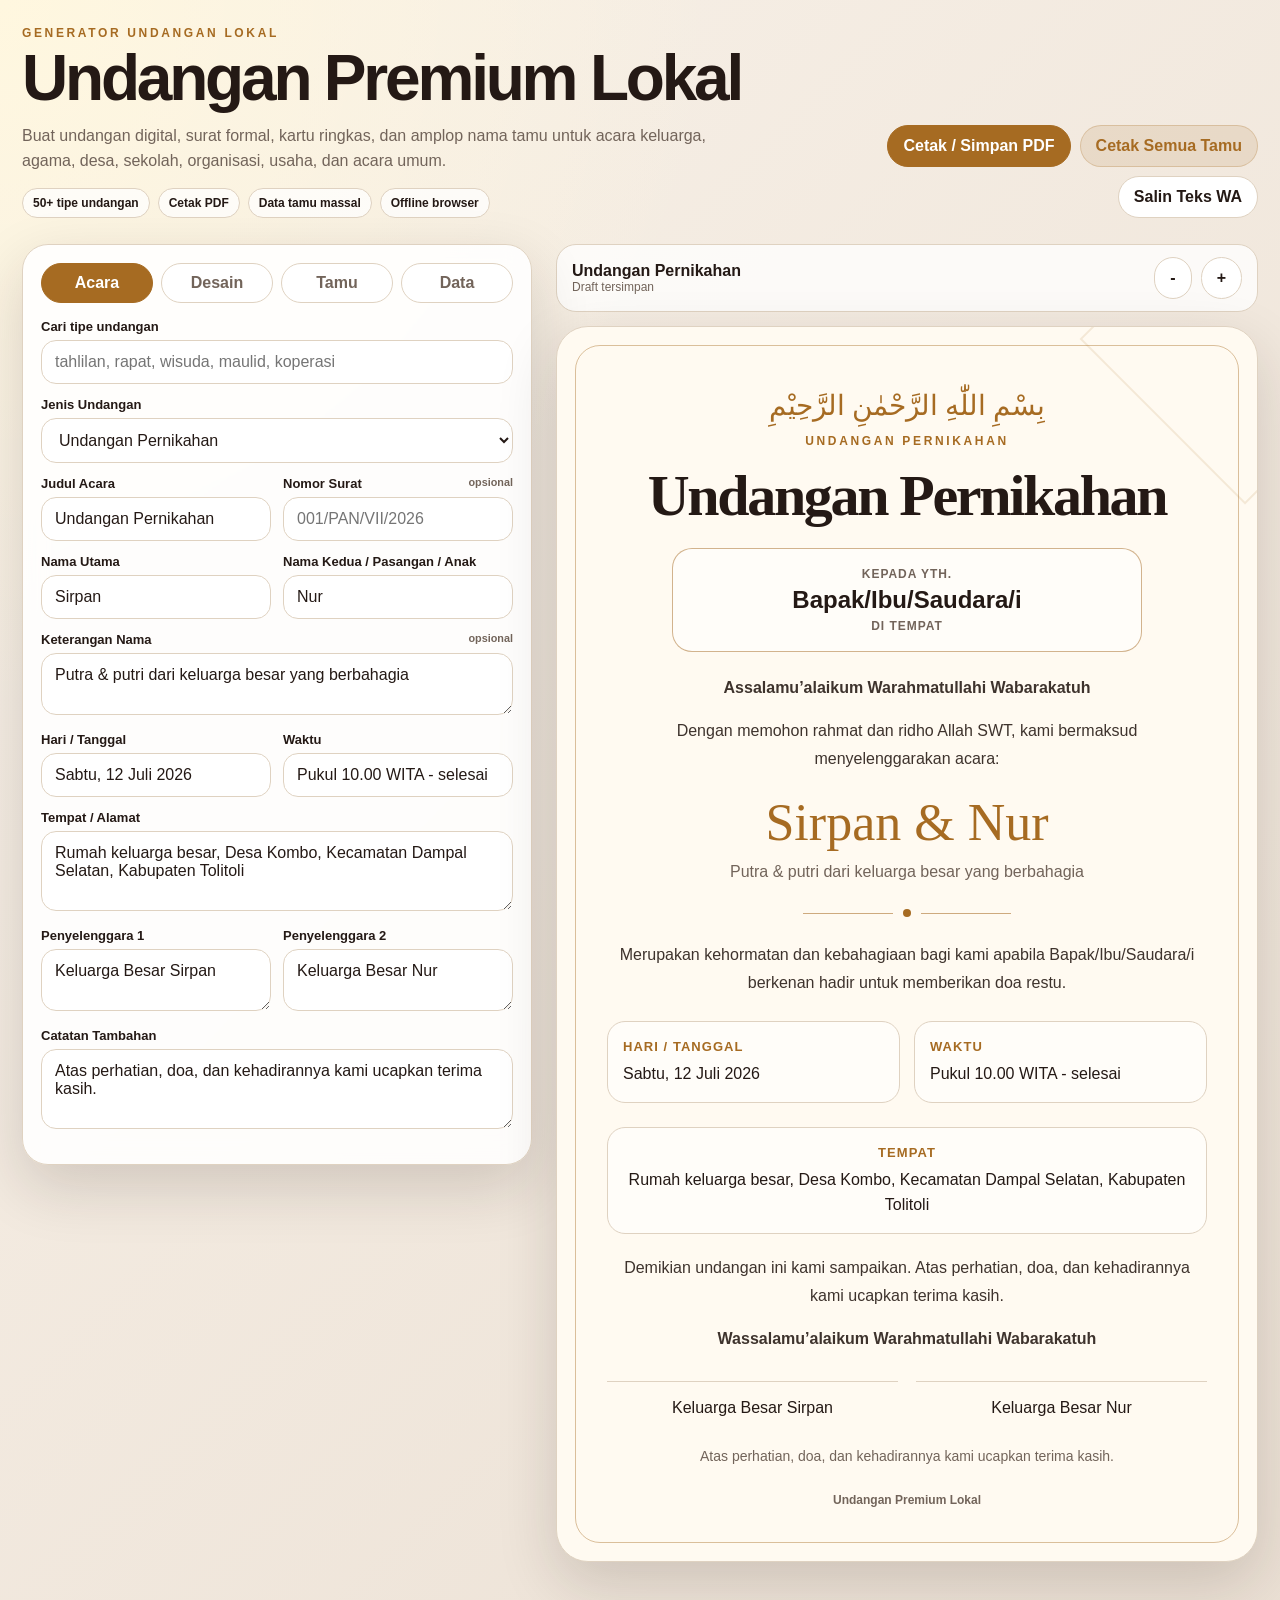
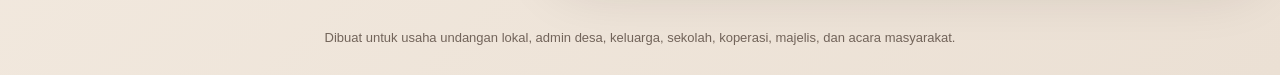
<file: index.html>
<!doctype html>
<html lang="id">
<head>
  <meta charset="utf-8" />
  <meta name="viewport" content="width=device-width, initial-scale=1" />
  <meta name="theme-color" content="#9b6b2f" />
  <title>Undangan Premium Lokal</title>
  <style>
    :root{--bg:#f4ede3;--paper:#fffaf1;--text:#241915;--muted:#72645a;--line:#dfd2c1;--accent:#a66b22;--soft:rgba(166,107,34,.12);--danger:#a73838;--shadow:0 22px 60px rgba(36,25,21,.16)}
    *{box-sizing:border-box}body{margin:0;font-family:Arial,Helvetica,sans-serif;color:var(--text);background:radial-gradient(circle at top left,#fff7df,transparent 34%),linear-gradient(135deg,#f8f1e8,#ebe0d4);min-height:100vh}button,input,select,textarea{font:inherit}.no-print{} .top{max-width:1320px;margin:auto;padding:26px 22px;display:flex;justify-content:space-between;gap:24px;align-items:flex-end}.eyebrow{margin:0 0 8px;color:var(--accent);font-weight:900;font-size:12px;text-transform:uppercase;letter-spacing:.22em}.top h1{margin:0;font-size:clamp(34px,5vw,64px);line-height:.95;letter-spacing:-.05em}.lead{max-width:760px;margin:14px 0 0;color:var(--muted);line-height:1.6}.badges{display:flex;gap:8px;flex-wrap:wrap;margin-top:14px}.badges span{border:1px solid var(--line);background:rgba(255,255,255,.75);border-radius:99px;padding:7px 10px;font-size:12px;font-weight:800}.actions{display:flex;gap:9px;flex-wrap:wrap;justify-content:flex-end}.app{max-width:1320px;margin:0 auto;padding:0 22px 26px;display:grid;grid-template-columns:minmax(340px,510px) 1fr;gap:24px}.panel{position:sticky;top:16px;align-self:start;background:rgba(255,255,255,.88);border:1px solid var(--line);border-radius:26px;box-shadow:var(--shadow);padding:18px;backdrop-filter:blur(12px)}.tabs{display:grid;grid-template-columns:repeat(4,1fr);gap:8px;margin-bottom:16px}.tab{border:1px solid var(--line);background:#fff;border-radius:999px;padding:10px 8px;color:var(--muted);font-weight:900;cursor:pointer}.tab.active{background:var(--accent);color:#fff;border-color:var(--accent)}.page{display:none}.page.active{display:block}.grid2{display:grid;grid-template-columns:1fr 1fr;gap:12px}.field{margin-bottom:13px}.field label{display:flex;justify-content:space-between;gap:8px;margin-bottom:6px;font-size:13px;font-weight:900}.field label small{color:var(--muted);font-weight:700}input,select,textarea{width:100%;border:1px solid var(--line);background:#fff;border-radius:15px;padding:12px 13px;color:var(--text);outline:none}textarea{resize:vertical}input:focus,select:focus,textarea:focus{border-color:var(--accent);box-shadow:0 0 0 4px var(--soft)}.btn{border:1px solid var(--line);background:#fff;border-radius:999px;padding:11px 15px;font-weight:900;color:var(--text);cursor:pointer;display:inline-flex;align-items:center;justify-content:center;gap:6px}.btn:hover{transform:translateY(-1px);box-shadow:0 10px 22px rgba(0,0,0,.08)}.primary{background:var(--accent);border-color:var(--accent);color:#fff}.soft{background:var(--soft);border-color:rgba(166,107,34,.25);color:var(--accent)}.danger{background:rgba(167,56,56,.08);border-color:rgba(167,56,56,.25);color:var(--danger)}.file input{display:none}.wide{width:100%}.button-grid{display:grid;grid-template-columns:1fr 1fr;gap:9px}.hint{margin:8px 0 0;color:var(--muted);font-size:13px;line-height:1.5}.previewbar{background:rgba(255,255,255,.78);border:1px solid var(--line);border-radius:20px;padding:12px 15px;margin-bottom:14px;display:flex;justify-content:space-between;gap:10px;align-items:center}.previewbar span{display:block;color:var(--muted);font-size:12px}.paper{--zoom:1;transform:scale(var(--zoom));transform-origin:top center;width:min(100%,760px);min-height:980px;margin:0 auto 34px;padding:54px 50px;background:var(--paper);border:1px solid var(--line);border-radius:32px;box-shadow:var(--shadow);position:relative;overflow:hidden}.paper:before{content:"";position:absolute;inset:18px;border:1px solid rgba(166,107,34,.42);border-radius:25px;pointer-events:none}.paper:after{content:"";position:absolute;width:230px;height:230px;border:2px solid var(--accent);opacity:.13;right:-105px;top:-105px;transform:rotate(45deg)}.invite{position:relative;z-index:1;text-align:center}.bismillah{font-family:Georgia,serif;font-size:28px;margin:8px 0 12px;color:var(--accent)}.type{font-size:12px;text-transform:uppercase;letter-spacing:.22em;font-weight:900;color:var(--accent);margin:0 0 18px}.title{font-family:Georgia,'Times New Roman',serif;font-size:clamp(34px,6vw,58px);line-height:1.04;margin:0 0 18px;letter-spacing:-.04em}.guest{max-width:470px;margin:22px auto;padding:18px 20px;border:1px solid rgba(166,107,34,.5);border-radius:20px;background:rgba(255,255,255,.6)}.guest small{display:block;color:var(--muted);font-weight:900;text-transform:uppercase;letter-spacing:.08em;font-size:12px}.guest b{display:block;font-size:24px;margin:5px 0}.names{font-family:Georgia,'Times New Roman',serif;font-size:clamp(34px,5vw,52px);line-height:1.08;color:var(--accent);margin:22px 0 8px}.desc{white-space:pre-line;color:var(--muted);line-height:1.6;margin:0 auto 22px;max-width:560px}.p{font-size:16px;line-height:1.75;margin:15px auto;max-width:620px;color:#3e332d}.divider{display:flex;align-items:center;justify-content:center;gap:10px;margin:24px 0}.divider:before,.divider:after{content:"";width:90px;height:1px;background:var(--accent);opacity:.55}.divider span{width:8px;height:8px;background:var(--accent);border-radius:50%}.info{display:grid;grid-template-columns:1fr 1fr;gap:14px;max-width:620px;margin:24px auto;text-align:left}.box{background:rgba(255,255,255,.62);border:1px solid var(--line);border-radius:18px;padding:15px;line-height:1.55}.box strong{display:block;color:var(--accent);font-size:13px;text-transform:uppercase;letter-spacing:.08em;margin-bottom:5px}.location{max-width:620px;margin:0 auto 20px;text-align:center}.families{display:grid;grid-template-columns:1fr 1fr;gap:18px;max-width:620px;margin:28px auto 0}.family{border-top:1px solid var(--line);padding-top:14px;white-space:pre-line;line-height:1.55}.note{font-size:14px;color:var(--muted);line-height:1.6;max-width:590px;margin:24px auto 0}.links{display:flex;gap:10px;justify-content:center;flex-wrap:wrap;margin-top:20px}.links a{border:1px solid var(--accent);border-radius:999px;color:var(--accent);text-decoration:none;padding:9px 13px;font-size:13px;font-weight:900}.brand{margin-top:26px;color:var(--muted);font-size:12px;font-weight:800}.formal{border-radius:8px;text-align:left;background:#fff}.formal .invite{text-align:left}.formal .bismillah,.formal .type,.formal .title{text-align:center}.formal .title{font-size:30px;text-decoration:underline}.formal .guest{margin-left:0;max-width:none;border-style:dashed}.formal .p,.formal .info,.formal .location,.formal .families{max-width:none}.simple{min-height:auto;padding:38px}.simple .title{font-size:36px}.simple .brand{display:none}.amplop{width:min(100%,900px);min-height:430px;background:#fff;border-radius:12px;display:flex;align-items:center;justify-content:center}.amplop .bismillah,.amplop .type,.amplop .title,.amplop .p,.amplop .names,.amplop .desc,.amplop .divider,.amplop .info,.amplop .location,.amplop .families,.amplop .note,.amplop .links,.amplop .brand{display:none}.amplop .guest{margin-left:auto;margin-right:0;max-width:540px;border:none;background:transparent;text-align:left}.amplop .guest b{font-size:35px}.a4{width:794px;min-height:1123px}.a5{width:560px;min-height:794px}.pa{width:900px;min-height:420px}.theme-emerald{--accent:#13795b;--paper:#f3fff9}.theme-maroon{--accent:#8f2539;--paper:#fff5f6}.theme-royal{--accent:#225a9b;--paper:#f4f9ff}.theme-dusk{--accent:#6b3fa0;--paper:#fbf7ff}.theme-mono{--accent:#111;--paper:#fff}.theme-floral{--accent:#b04b78;--paper:#fff7fb}.theme-ocean{--accent:#0b7285;--paper:#f1fdff}.stack{display:none}.footer{text-align:center;color:var(--muted);font-size:13px;padding:8px 22px 30px}@media(max-width:990px){.top{flex-direction:column;align-items:flex-start}.actions{justify-content:flex-start}.app{grid-template-columns:1fr}.panel{position:relative;top:auto}.grid2,.info,.families{grid-template-columns:1fr}.paper{width:100%;padding:36px 24px}.tabs{grid-template-columns:repeat(2,1fr)}}@media(max-width:560px){.top,.app{padding-left:14px;padding-right:14px}.panel{padding:14px;border-radius:18px}.button-grid{grid-template-columns:1fr}.actions,.actions .btn{width:100%}.paper{border-radius:18px}.previewbar{align-items:flex-start;flex-direction:column}.btn{width:100%}}@media print{.no-print,.top,.panel,.previewbar,.footer{display:none!important}body{background:#fff}.app{display:block;max-width:none;margin:0;padding:0}.paper{transform:none!important;margin:0 auto;border:none;box-shadow:none;border-radius:0;page-break-after:always;width:auto;min-height:auto}.paper:before,.paper:after{display:none}.digital{width:100%;min-height:100vh}.a4{width:210mm;min-height:297mm}.a5{width:148mm;min-height:210mm}.pa{width:220mm;min-height:110mm}.stack{display:block}.printing-all>#card{display:none!important}@page{margin:10mm}}
  </style>
</head>
<body>
  <header class="top no-print">
    <div>
      <p class="eyebrow">Generator Undangan Lokal</p>
      <h1>Undangan Premium Lokal</h1>
      <p class="lead">Buat undangan digital, surat formal, kartu ringkas, dan amplop nama tamu untuk acara keluarga, agama, desa, sekolah, organisasi, usaha, dan acara umum.</p>
      <div class="badges"><span>50+ tipe undangan</span><span>Cetak PDF</span><span>Data tamu massal</span><span>Offline browser</span></div>
    </div>
    <div class="actions"><button id="printOne" class="btn primary">Cetak / Simpan PDF</button><button id="printAll" class="btn soft">Cetak Semua Tamu</button><button id="copyWa" class="btn">Salin Teks WA</button></div>
  </header>

  <main class="app">
    <aside class="panel no-print">
      <nav class="tabs"><button class="tab active" data-tab="acara">Acara</button><button class="tab" data-tab="desain">Desain</button><button class="tab" data-tab="tamu">Tamu</button><button class="tab" data-tab="data">Data</button></nav>
      <section id="acara" class="page active">
        <div class="field"><label>Cari tipe undangan</label><input id="search" type="search" placeholder="tahlilan, rapat, wisuda, maulid, koperasi" /></div>
        <div class="field"><label>Jenis Undangan</label><select id="type"></select></div>
        <div class="grid2"><div class="field"><label>Judul Acara</label><input id="title" /></div><div class="field"><label>Nomor Surat <small>opsional</small></label><input id="number" placeholder="001/PAN/VII/2026" /></div></div>
        <div class="grid2"><div class="field"><label>Nama Utama</label><input id="name1" placeholder="Sirpan" /></div><div class="field"><label>Nama Kedua / Pasangan / Anak</label><input id="name2" placeholder="Nur" /></div></div>
        <div class="field"><label>Keterangan Nama <small>opsional</small></label><textarea id="nameDesc" rows="2" placeholder="Putra dari ... / Putri dari ..."></textarea></div>
        <div class="grid2"><div class="field"><label>Hari / Tanggal</label><input id="date" placeholder="Sabtu, 12 Juli 2026" /></div><div class="field"><label>Waktu</label><input id="time" placeholder="Pukul 10.00 WITA - selesai" /></div></div>
        <div class="field"><label>Tempat / Alamat</label><textarea id="place" rows="3" placeholder="Rumah keluarga besar, Desa Kombo..."></textarea></div>
        <div class="grid2"><div class="field"><label>Penyelenggara 1</label><textarea id="host1" rows="2"></textarea></div><div class="field"><label>Penyelenggara 2</label><textarea id="host2" rows="2"></textarea></div></div>
        <div class="field"><label>Catatan Tambahan</label><textarea id="note" rows="3" placeholder="Mohon maaf apabila ada kesalahan penulisan nama dan gelar."></textarea></div>
      </section>
      <section id="desain" class="page">
        <div class="grid2"><div class="field"><label>Tema Warna</label><select id="theme"><option value="gold">Emas Elegan</option><option value="emerald">Hijau Islami</option><option value="maroon">Maroon Adat</option><option value="royal">Biru Formal</option><option value="dusk">Ungu Senja</option><option value="mono">Hitam Putih</option><option value="floral">Floral Lembut</option><option value="ocean">Biru Laut</option></select></div><div class="field"><label>Model</label><select id="layout"><option value="premium">Undangan Premium</option><option value="formal">Surat Formal</option><option value="simple">Kartu Ringkas</option><option value="amplop">Amplop Nama Tamu</option></select></div></div>
        <div class="grid2"><div class="field"><label>Ukuran Cetak</label><select id="paper"><option value="digital">Digital / HP</option><option value="a4">A4</option><option value="a5">A5</option><option value="pa">Amplop</option></select></div><div class="field"><label>Brand Footer</label><input id="brand" value="Undangan Premium Lokal" /></div></div>
        <div class="field"><label>Kalimat Pembuka</label><textarea id="open" rows="3"></textarea></div>
        <div class="field"><label>Isi Undangan</label><textarea id="bodyText" rows="4"></textarea></div>
        <div class="field"><label>Kalimat Penutup</label><textarea id="close" rows="3"></textarea></div>
      </section>
      <section id="tamu" class="page">
        <div class="field"><label>Nama Tamu Saat Ini</label><input id="guest" placeholder="Bapak/Ibu/Saudara/i" /></div>
        <div class="field"><label>Daftar Nama Tamu <small>satu nama per baris</small></label><textarea id="guestList" rows="9" placeholder="Bapak Kepala Desa Kombo&#10;Bapak/Ibu Ketua RT&#10;Saudara/i Keluarga Besar"></textarea></div>
        <div class="actions"><button id="prevGuest" class="btn">Sebelumnya</button><button id="nextGuest" class="btn">Berikutnya</button><button id="useGuest" class="btn soft">Pakai Tamu</button></div><p id="guestCount" class="hint">0 tamu</p>
      </section>
      <section id="data" class="page">
        <div class="grid2"><div class="field"><label>Nomor WhatsApp</label><input id="wa" placeholder="62812xxxx" /></div><div class="field"><label>Link Google Maps</label><input id="maps" placeholder="https://maps.google.com/..." /></div></div>
        <div class="button-grid"><button id="save" class="btn primary">Simpan Draft</button><button id="sample" class="btn soft">Isi Contoh</button><button id="download" class="btn">Download JSON</button><button id="downloadHtml" class="btn">Download HTML</button><label class="btn file">Import JSON<input id="import" type="file" accept="application/json"></label><button id="reset" class="btn danger">Reset</button></div>
        <p class="hint">Data tersimpan di browser perangkat ini. Tidak masuk ke server dan bisa dipakai offline setelah halaman terbuka.</p>
      </section>
    </aside>

    <section>
      <div class="previewbar no-print"><div><strong id="activeLabel">Preview</strong><span id="status">Draft otomatis aktif</span></div><div class="actions"><button id="zoomOut" class="btn">-</button><button id="zoomIn" class="btn">+</button></div></div>
      <article id="card" class="paper"><div id="preview"></div></article>
      <section id="stack" class="stack"></section>
    </section>
  </main>
  <footer class="footer no-print">Dibuat untuk usaha undangan lokal, admin desa, keluarga, sekolah, koperasi, majelis, dan acara masyarakat.</footer>

  <script>
    const templates=[
      ['Keluarga','pernikahan','Undangan Pernikahan'],['Keluarga','akad','Undangan Akad Nikah'],['Keluarga','resepsi','Undangan Resepsi'],['Keluarga','lamaran','Undangan Lamaran'],['Keluarga','khitanan','Undangan Khitanan'],['Keluarga','aqiqah','Undangan Aqiqah'],['Keluarga','ulang-tahun','Undangan Ulang Tahun'],['Keluarga','syukuran-rumah','Syukuran Rumah Baru'],['Keluarga','wisuda','Syukuran Wisuda / Kelulusan'],['Keluarga','hajatan','Undangan Hajatan Keluarga'],['Keluarga','pertemuan-keluarga','Pertemuan Keluarga'],['Keluarga','doa-keselamatan','Doa Keselamatan'],
      ['Keagamaan','tahlilan','Undangan Tahlilan'],['Keagamaan','yasinan','Undangan Yasinan'],['Keagamaan','doa-kematian','Doa Kematian'],['Keagamaan','doa-7-hari','Doa 7 Hari'],['Keagamaan','doa-40-hari','Doa 40 Hari'],['Keagamaan','doa-100-hari','Doa 100 Hari'],['Keagamaan','doa-1000-hari','Doa 1000 Hari'],['Keagamaan','maulid','Maulid Nabi'],['Keagamaan','isra-miraj','Isra Mi\'raj'],['Keagamaan','halal-bihalal','Halal Bihalal'],['Keagamaan','buka-puasa','Buka Puasa Bersama'],['Keagamaan','majelis-taklim','Majelis Taklim'],['Keagamaan','pengajian','Pengajian Umum'],['Keagamaan','khatam-quran','Khatam Al-Qur’an'],
      ['Desa','rapat-desa','Rapat Desa'],['Desa','musyawarah-desa','Musyawarah Desa'],['Desa','rapat-rt-rw','Rapat RT/RW'],['Desa','gotong-royong','Gotong Royong'],['Desa','posyandu','Posyandu'],['Desa','sosialisasi','Sosialisasi Desa'],['Desa','panen-raya','Panen Raya'],['Desa','lomba-17','Lomba 17 Agustus'],['Desa','peresmian','Peresmian'],
      ['Organisasi','rapat-koperasi','Rapat Koperasi'],['Organisasi','musyawarah-koperasi','Musyawarah Koperasi'],['Organisasi','karang-taruna','Karang Taruna'],['Organisasi','arisan','Arisan'],['Organisasi','reuni','Reuni'],
      ['Sekolah','rapat-sekolah','Rapat Sekolah'],['Sekolah','komite-sekolah','Rapat Komite Sekolah'],['Sekolah','perpisahan-sekolah','Perpisahan Sekolah'],['Sekolah','pengambilan-rapor','Pengambilan Rapor'],
      ['Usaha','pembukaan-usaha','Pembukaan Usaha'],['Usaha','launching-produk','Launching Produk'],['Usaha','pelatihan','Pelatihan / Workshop'],['Usaha','seminar','Seminar'],['Umum','olahraga','Pertandingan Olahraga'],['Umum','hiburan-rakyat','Hiburan Rakyat'],['Umum','umum','Undangan Umum']
    ].map(x=>({group:x[0],id:x[1],label:x[2],title:x[2]}));
    const $=id=>document.getElementById(id),ids=['type','title','number','name1','name2','nameDesc','date','time','place','host1','host2','note','theme','layout','paper','brand','open','bodyText','close','guest','guestList','wa','maps'];let zoom=1,guestIndex=0,filtered=[...templates];
    const esc=s=>String(s||'').replaceAll('&','&amp;').replaceAll('<','&lt;').replaceAll('>','&gt;').replaceAll('"','&quot;').replaceAll("'",'&#039;').replaceAll('\n','<br>');
    const val=id=>($(id)?.value||'').trim();const data=()=>Object.fromEntries(ids.map(id=>[id,val(id)]));const active=()=>templates.find(t=>t.id===val('type'))||templates[0];const guests=()=>val('guestList').split(/\r?\n/).map(x=>x.trim()).filter(Boolean);
    function wording(t){let g=t.group,l=t.label.toLowerCase();let open='Dengan hormat, kami mengundang Bapak/Ibu/Saudara/i untuk menghadiri acara:';let body='Kehadiran Bapak/Ibu/Saudara/i sangat kami harapkan demi kelancaran dan keberkahan acara.';let note='Atas perhatian, doa, dan kehadirannya kami ucapkan terima kasih.';if(g==='Keluarga'){open='Dengan penuh syukur dan kebahagiaan, kami bermaksud menyelenggarakan acara:';body='Merupakan kehormatan dan kebahagiaan bagi kami apabila Bapak/Ibu/Saudara/i berkenan hadir dan memberikan doa.'}if(g==='Keagamaan'){open='Dengan memohon rahmat dan ridho Allah SWT, kami mengundang Bapak/Ibu/Saudara/i untuk menghadiri:';body='Semoga kegiatan ini membawa keberkahan, ketenangan, dan mempererat silaturahmi.'}if(g==='Desa'){open='Dengan hormat, kami mengundang Bapak/Ibu/Saudara/i untuk menghadiri kegiatan:';body='Mengingat pentingnya kegiatan ini, kehadiran dan partisipasi Bapak/Ibu/Saudara/i sangat kami harapkan.'}if(g==='Sekolah'){open='Dengan hormat, kami mengundang Bapak/Ibu orang tua/wali untuk menghadiri:';body='Kehadiran Bapak/Ibu sangat penting untuk mendukung kelancaran kegiatan pendidikan.'}if(g==='Usaha'){open='Dengan penuh syukur, kami mengundang Bapak/Ibu/Saudara/i untuk menghadiri:';body='Kehadiran dan dukungan Bapak/Ibu/Saudara/i menjadi kehormatan bagi kami.'}if(l.includes('kematian')||l.includes('hari')){open='Dengan hormat, kami mengundang Bapak/Ibu/Saudara/i untuk menghadiri doa bersama atas wafatnya:';body='Semoga almarhum/almarhumah diterima amal ibadahnya, diampuni dosanya, dan keluarga diberi ketabahan.'}if(l.includes('pernikahan')||l.includes('akad')||l.includes('resepsi')){open='Dengan memohon rahmat dan ridho Allah SWT, kami bermaksud menyelenggarakan acara:';body='Merupakan kehormatan dan kebahagiaan bagi kami apabila Bapak/Ibu/Saudara/i berkenan hadir untuk memberikan doa restu.'}return{open,body,note,close:'Demikian undangan ini kami sampaikan. Atas perhatian, doa, dan kehadirannya kami ucapkan terima kasih.'}}
    function fill(){let q=val('search').toLowerCase();filtered=templates.filter(t=>(t.group+' '+t.label).toLowerCase().includes(q));if(!filtered.length)filtered=[...templates];let groups=[...new Set(filtered.map(t=>t.group))];$('type').innerHTML=groups.map(g=>'<optgroup label="'+g+'">'+filtered.filter(t=>t.group===g).map(t=>'<option value="'+t.id+'">'+t.label+'</option>').join('')+'</optgroup>').join('')}
    function defaults(force=false){let t=active(),w=wording(t);if(force||!val('title'))$('title').value=t.title;if(force||!val('open'))$('open').value=w.open;if(force||!val('bodyText'))$('bodyText').value=w.body;if(force||!val('close'))$('close').value=w.close;if(force||!val('note'))$('note').value=w.note}
    function classes(d){return 'paper '+(d.layout||'premium')+' '+(d.paper||'digital')+' theme-'+(d.theme||'gold')}
    function card(d,guest){let t=templates.find(x=>x.id===d.type)||active(),names=[d.name1,d.name2].filter(Boolean).join(' & '),phone=(d.wa||'').replace(/[^0-9]/g,'').replace(/^0/,'62'),links=(d.maps?'<a href="'+esc(d.maps)+'">Buka Maps</a>':'')+(phone?'<a href="https://wa.me/'+phone+'">WhatsApp</a>':'');return `<div class="invite"><p class="bismillah">بِسْمِ اللّٰهِ الرَّحْمٰنِ الرَّحِيْمِ</p>${d.number?'<p class="hint">Nomor: '+esc(d.number)+'</p>':''}<p class="type">${esc(t.label)}</p><h2 class="title">${esc(d.title||t.title)}</h2><div class="guest"><small>Kepada Yth.</small><b>${esc(guest||d.guest||'Bapak/Ibu/Saudara/i')}</b><small>di tempat</small></div><p class="p"><b>Assalamu’alaikum Warahmatullahi Wabarakatuh</b></p><p class="p">${esc(d.open)}</p>${names?'<div class="names">'+esc(names)+'</div>':''}${d.nameDesc?'<p class="desc">'+esc(d.nameDesc)+'</p>':''}<div class="divider"><span></span></div><p class="p">${esc(d.bodyText)}</p><div class="info"><div class="box"><strong>Hari / Tanggal</strong>${esc(d.date||'Hari dan tanggal acara')}</div><div class="box"><strong>Waktu</strong>${esc(d.time||'Waktu acara')}</div></div><div class="box location"><strong>Tempat</strong>${esc(d.place||'Alamat/tempat acara')}</div><p class="p">${esc(d.close)}</p><p class="p"><b>Wassalamu’alaikum Warahmatullahi Wabarakatuh</b></p><div class="families"><div class="family">${esc(d.host1||'Penyelenggara / Keluarga 1')}</div><div class="family">${esc(d.host2||'Penyelenggara / Keluarga 2')}</div></div>${d.note?'<p class="note">'+esc(d.note)+'</p>':''}${links?'<div class="links">'+links+'</div>':''}${d.brand?'<div class="brand">'+esc(d.brand)+'</div>':''}</div>`}
    function render(){let d=data();$('card').className=classes(d);$('card').style.setProperty('--zoom',zoom);$('preview').innerHTML=card(d,d.guest);$('activeLabel').textContent=active().label;let n=guests().length;$('guestCount').textContent=n?`${n} tamu • posisi ${Math.min(guestIndex+1,n)}`:'0 tamu'}
    function save(silent=true){localStorage.setItem('undangan-premium-lokal',JSON.stringify(data(),null,2));$('status').textContent='Draft tersimpan';if(!silent)alert('Draft tersimpan di browser ini.')}
    function load(){try{let raw=localStorage.getItem('undangan-premium-lokal');if(!raw)return false;let d=JSON.parse(raw);ids.forEach(id=>{if($(id)&&d[id]!=null)$(id).value=d[id]});return true}catch{return false}}
    function sample(){Object.entries({type:'pernikahan',title:'Undangan Pernikahan',name1:'Sirpan',name2:'Nur',nameDesc:'Putra & putri dari keluarga besar yang berbahagia',date:'Sabtu, 12 Juli 2026',time:'Pukul 10.00 WITA - selesai',place:'Rumah keluarga besar, Desa Kombo, Kecamatan Dampal Selatan, Kabupaten Tolitoli',host1:'Keluarga Besar Sirpan',host2:'Keluarga Besar Nur',theme:'gold',layout:'premium',paper:'digital',brand:'Undangan Premium Lokal',guest:'Bapak/Ibu/Saudara/i',guestList:'Bapak Kepala Desa Kombo\nBapak/Ibu Ketua RT\nSaudara/i Keluarga Besar\nSahabat dan Kerabat'}).forEach(([k,v])=>$(k)&&( $(k).value=v));defaults(true);render();save(true)}
    function download(name,content,type='application/json'){let b=new Blob([content],{type}),u=URL.createObjectURL(b),a=document.createElement('a');a.href=u;a.download=name;document.body.appendChild(a);a.click();a.remove();URL.revokeObjectURL(u)}
    document.querySelectorAll('.tab').forEach(b=>b.onclick=()=>{document.querySelectorAll('.tab,.page').forEach(x=>x.classList.remove('active'));b.classList.add('active');$(b.dataset.tab).classList.add('active')});$('search').oninput=()=>{fill();defaults(true);render()};$('type').onchange=()=>{defaults(true);render();save(true)};ids.filter(x=>x!=='type').forEach(id=>$(id)?.addEventListener('input',()=>{render();save(true)}));['theme','layout','paper'].forEach(id=>$(id).addEventListener('change',()=>{render();save(true)}));$('save').onclick=()=>save(false);$('sample').onclick=sample;$('reset').onclick=()=>confirm('Reset semua data?')&&(localStorage.removeItem('undangan-premium-lokal'),sample());$('download').onclick=()=>download('data-undangan.json',JSON.stringify(data(),null,2));$('downloadHtml').onclick=()=>download('undangan.html','<!doctype html><html lang="id"><meta charset="utf-8"><title>Undangan</title><body>'+$('card').outerHTML+'</body></html>','text/html');$('import').onchange=e=>{let f=e.target.files[0];if(!f)return;let r=new FileReader();r.onload=()=>{try{let d=JSON.parse(r.result);ids.forEach(id=>{if($(id)&&d[id]!=null)$(id).value=d[id]});render();save(true)}catch{alert('File JSON tidak valid')}};r.readAsText(f)};$('printOne').onclick=()=>window.print();$('printAll').onclick=()=>{let list=guests();if(!list.length)return alert('Isi daftar tamu dahulu.');let d=data();$('stack').innerHTML=list.map(g=>'<article class="'+classes(d)+'"><div>'+card(d,g)+'</div></article>').join('');document.body.classList.add('printing-all');window.print();setTimeout(()=>{document.body.classList.remove('printing-all');$('stack').innerHTML=''},500)};$('copyWa').onclick=()=>{let d=data(),text=`${d.title||active().title}\n\nKepada Yth. ${d.guest||'Bapak/Ibu/Saudara/i'}\n\n${d.open}\n${[d.name1,d.name2].filter(Boolean).join(' & ')}\n\nHari/Tanggal: ${d.date||'-'}\nWaktu: ${d.time||'-'}\nTempat: ${d.place||'-'}\n\n${d.close}${d.maps?'\nLokasi: '+d.maps:''}`;navigator.clipboard?.writeText(text).then(()=>alert('Teks WhatsApp disalin.')).catch(()=>alert(text))};function moveGuest(step){let list=guests();if(!list.length)return;guestIndex=(guestIndex+step+list.length)%list.length;$('guest').value=list[guestIndex];render();save(true)}$('prevGuest').onclick=()=>moveGuest(-1);$('nextGuest').onclick=()=>moveGuest(1);$('useGuest').onclick=()=>moveGuest(0);$('zoomIn').onclick=()=>{zoom=Math.min(1.2,+(zoom+.05).toFixed(2));render()};$('zoomOut').onclick=()=>{zoom=Math.max(.65,+(zoom-.05).toFixed(2));render()};fill();if(!load())sample();defaults(false);render();
  </script>
</body>
</html>
</file>
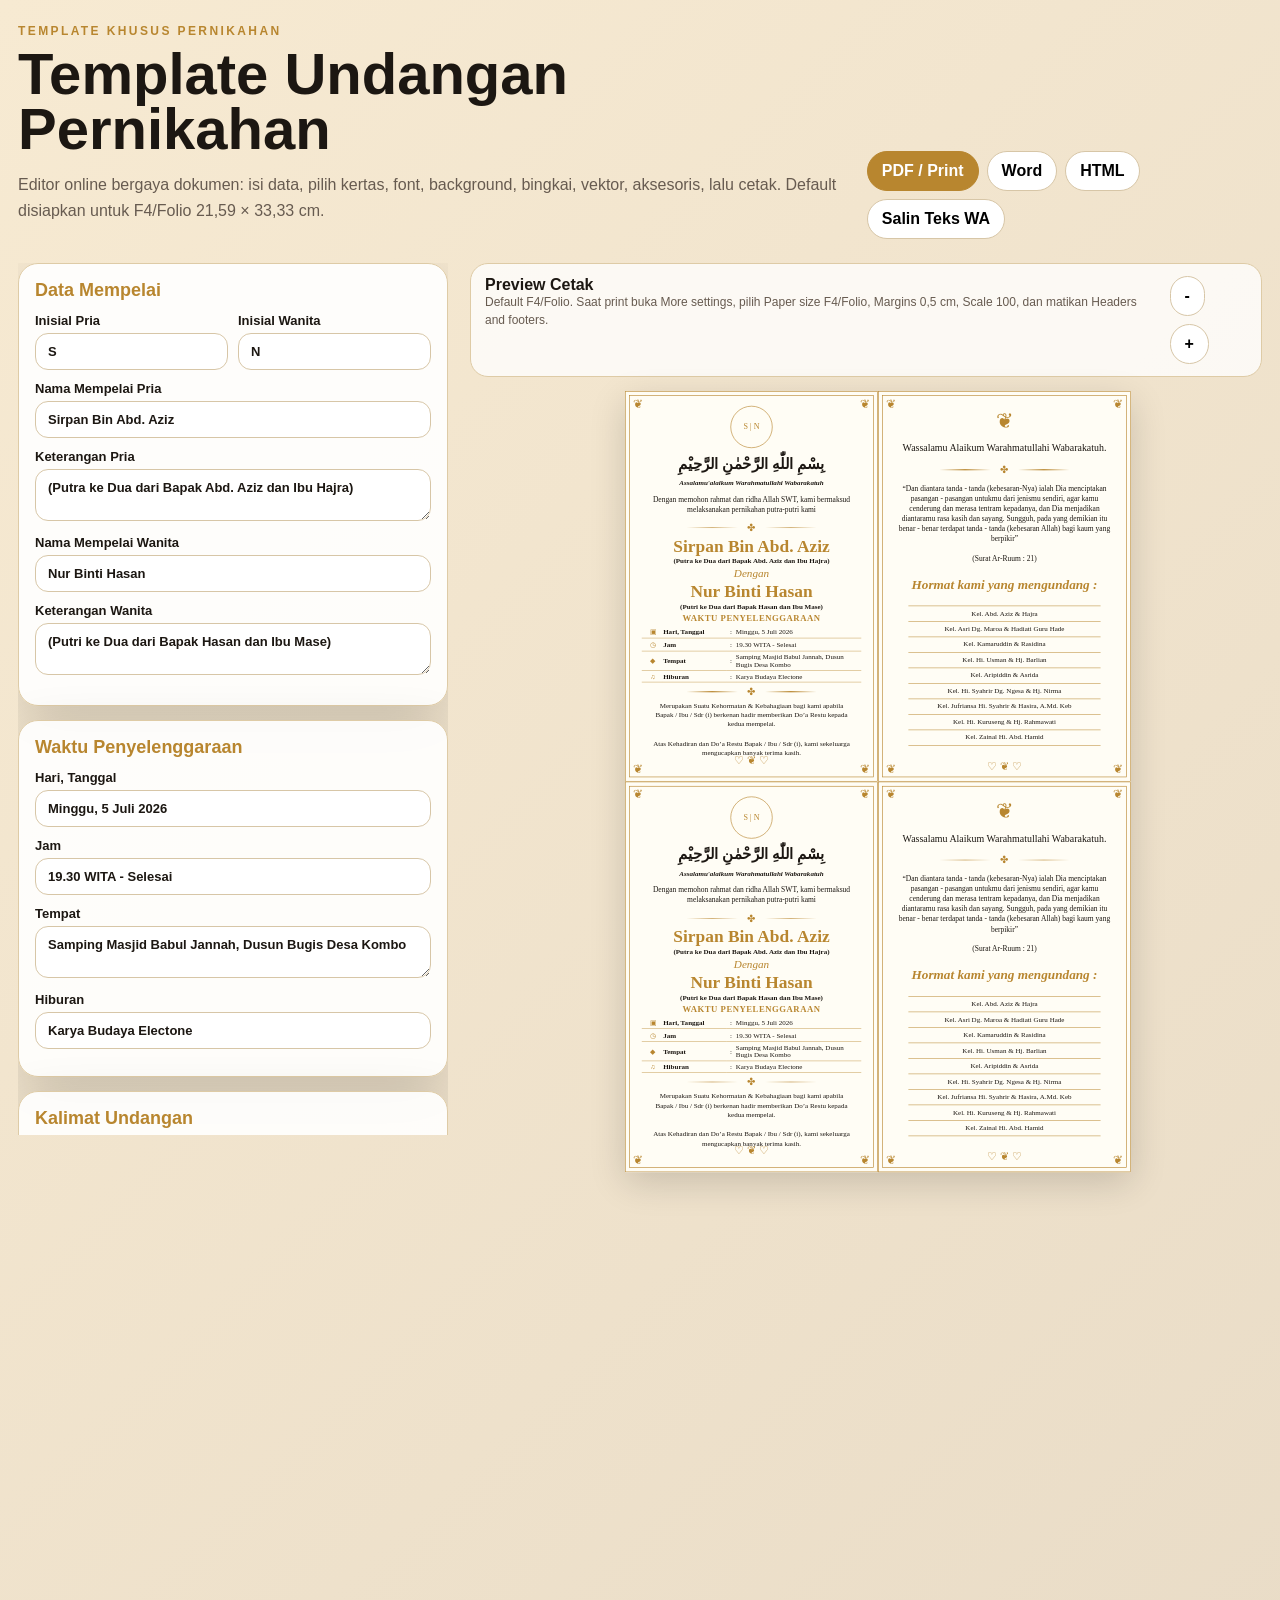
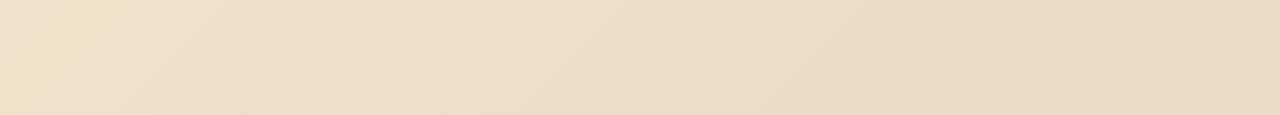
<file: lokal/index.html>
<!doctype html>
<html lang="id">
<head>
  <meta charset="utf-8">
  <meta name="viewport" content="width=device-width, initial-scale=1">
  <meta name="theme-color" content="#b8862f">
  <title>Template Undangan Pernikahan</title>
  <link rel="stylesheet" href="style.css">
  <link rel="stylesheet" href="print-fix.css">
</head>
<body>
  <header class="topbar no-print">
    <div>
      <p class="eyebrow">Template Khusus Pernikahan</p>
      <h1>Template Undangan Pernikahan</h1>
      <p class="lead">Editor online bergaya dokumen: isi data, pilih kertas, font, background, bingkai, vektor, aksesoris, lalu cetak. Default disiapkan untuk F4/Folio 21,59 × 33,33 cm.</p>
    </div>
    <div class="top-actions"><button id="printBtn" class="btn primary">PDF / Print</button><button id="wordBtnTop" class="btn">Word</button><button id="htmlBtnTop" class="btn">HTML</button><button id="copyBtn" class="btn">Salin Teks WA</button></div>
  </header>
  <main class="workspace">
    <aside class="editor no-print">
      <section class="panel"><h2>Data Mempelai</h2><div class="grid two"><label>Inisial Pria<input id="inisialPria" value="S"></label><label>Inisial Wanita<input id="inisialWanita" value="N"></label></div><label>Nama Mempelai Pria<input id="namaPria"></label><label>Keterangan Pria<textarea id="ketPria" rows="2"></textarea></label><label>Nama Mempelai Wanita<input id="namaWanita"></label><label>Keterangan Wanita<textarea id="ketWanita" rows="2"></textarea></label></section>
      <section class="panel"><h2>Waktu Penyelenggaraan</h2><label>Hari, Tanggal<input id="tanggal"></label><label>Jam<input id="jam"></label><label>Tempat<textarea id="tempat" rows="2"></textarea></label><label>Hiburan<input id="hiburan"></label></section>
      <section class="panel"><h2>Kalimat Undangan</h2><label>Kalimat Pembuka<textarea id="pembuka" rows="3"></textarea></label><label>Ucapan Kehormatan<textarea id="ucapan" rows="4"></textarea></label><label>Salam Penutup<input id="salamPenutup"></label><label>Ayat / Kutipan<textarea id="ayat" rows="6"></textarea></label></section>
      <section class="panel"><h2>Keluarga Pengundang</h2><label>Judul Pengundang<input id="judulPengundang"></label><label>Daftar Keluarga <span>satu baris satu keluarga</span><textarea id="keluarga" rows="10"></textarea></label></section>
      <section class="panel"><h2>Kertas & Cetak</h2><div class="grid two"><label>Ukuran Kertas<select id="ukuranKertas"><option value="f4">F4 / Folio 21,59 × 33,33 cm</option><option value="a4">A4 21 × 29,7 cm</option><option value="letter">Letter 21,59 × 27,94 cm</option><option value="legal">Legal 21,59 × 35,56 cm</option></select></label><label>Mode Kepadatan<select id="density"><option value="compact">Kompak - aman 1 lembar</option><option value="normal">Normal</option><option value="loose">Longgar</option></select></label></div><div class="grid two"><label>Ukuran Font<select id="fontScale"><option value="small">Kecil</option><option value="medium">Sedang</option><option value="large">Besar</option></select></label><label>Margin Panel<select id="panelPad"><option value="narrow">Sempit</option><option value="medium">Sedang</option><option value="wide">Lebar</option></select></label></div></section>
      <section class="panel"><h2>Desain Online</h2><div class="grid two"><label>Warna Aksen<select id="warnaAksen"><option value="gold">Emas Klasik</option><option value="rose">Rose Gold</option><option value="emerald">Hijau Islami</option><option value="navy">Biru Royal</option><option value="maroon">Maroon Adat</option></select></label><label>Background<select id="backgroundStyle"><option value="cream">Cream Klasik</option><option value="white">Putih Bersih</option><option value="sand">Pasir Elegan</option><option value="blush">Blush Lembut</option><option value="mint">Mint Segar</option></select></label></div><div class="grid two"><label>Bingkai<select id="frameStyle"><option value="double">Double Line</option><option value="classic">Klasik Sudut</option><option value="thin">Tipis Elegan</option><option value="none">Tanpa Bingkai</option></select></label><label>Vektor / Ornamen<select id="ornamentStyle"><option value="classic">Klasik</option><option value="floral">Floral</option><option value="royal">Royal</option><option value="minimal">Minimal</option><option value="islamic">Islami</option></select></label></div><div class="grid two"><label>Aksesoris Bawah<select id="bottomAccessory"><option value="heart">Hati Ornamen</option><option value="floral">Bunga</option><option value="diamond">Diamond</option><option value="none">Tanpa Aksesoris</option></select></label><label>Label Section<select id="styleLabel"><option value="uppercase">Huruf Besar</option><option value="titlecase">Normal Title</option></select></label></div></section>
      <section class="panel"><h2>Font</h2><div class="grid two"><label>Font Judul / Nama<select id="fontJudul"><option value="elegant">Elegant Serif</option><option value="roman">Roman Classic</option><option value="garamond">Garamond Style</option><option value="formal">Formal Serif</option><option value="script">Script Lembut</option></select></label><label>Font Isi<select id="fontIsi"><option value="serif">Serif Formal</option><option value="book">Book Classic</option><option value="times">Times</option><option value="sans">Sans Clean</option></select></label></div><label>Font Arab<select id="fontArab"><option value="arabic">Traditional Arabic</option><option value="naskh">Naskh Style</option><option value="serifarab">Serif Arabic</option></select></label></section>
      <section class="panel"><h2>Tampilkan / Sembunyikan</h2><div class="grid two checks"><label class="check"><input type="checkbox" id="showMonogram" checked> Monogram</label><label class="check"><input type="checkbox" id="showBottomOrn" checked> Ornamen bawah</label><label class="check"><input type="checkbox" id="showTopOrn" checked> Ornamen atas belakang</label><label class="check"><input type="checkbox" id="showBorders" checked> Bingkai</label></div></section>
      <section class="panel action-panel"><button id="saveBtn" class="btn primary">Simpan Draft</button><button id="sampleBtn" class="btn">Isi Contoh</button><button id="wordBtn" class="btn">Download Word</button><button id="pdfBtn" class="btn">Download PDF</button><button id="htmlBtn" class="btn">Download HTML</button><button id="exportBtn" class="btn">Download JSON</button><label class="btn file">Import JSON<input id="importFile" type="file" accept="application/json"></label><button id="resetBtn" class="btn danger">Reset</button><p id="status" class="status">Draft otomatis aktif.</p></section>
    </aside>
    <section class="preview-wrap"><div class="preview-head no-print"><div><strong>Preview Cetak</strong><span>Default F4/Folio. Saat print buka More settings, pilih Paper size F4/Folio, Margins 0,5 cm, Scale 100, dan matikan Headers and footers.</span></div><div class="zoom"><button id="minus" class="btn small">-</button><button id="plus" class="btn small">+</button></div></div><section id="sheet" class="sheet-grid paper-f4 bg-cream accent-gold density-compact font-small pad-narrow frame-double labels-uppercase"><article class="card front-card"></article><article class="card back-card"></article><article class="card front-card"></article><article class="card back-card"></article></section></section>
  </main>
  <script src="app.js"></script>
  <script src="export-fix.js"></script>
</body>
</html>
</file>
<file: lokal/style.css>
:root{--accent:#b8862f;--paper:#fffdf5;--ink:#1c1712;--muted:#675b50;--title-font:Georgia,'Times New Roman',serif;--body-font:Georgia,'Times New Roman',serif;--arab-font:'Times New Roman',serif;--shadow:0 18px 55px rgba(0,0,0,.16)}*{box-sizing:border-box}body{margin:0;background:linear-gradient(135deg,#f7ead2,#e9dcc7);font-family:Arial,Helvetica,sans-serif;color:var(--ink)}button,input,select,textarea{font:inherit}.topbar{max-width:1360px;margin:auto;padding:24px 18px;display:flex;gap:20px;justify-content:space-between;align-items:flex-end}.eyebrow{margin:0 0 8px;color:var(--accent);font-size:12px;font-weight:900;letter-spacing:.2em;text-transform:uppercase}.topbar h1{margin:0;font-size:clamp(32px,5vw,58px);line-height:.95}.lead{max-width:820px;color:var(--muted);line-height:1.6}.top-actions,.zoom{display:flex;gap:8px;flex-wrap:wrap}.btn{border:1px solid #d7c6a7;background:#fff;border-radius:999px;padding:10px 14px;font-weight:900;cursor:pointer}.btn.primary{background:var(--accent);border-color:var(--accent);color:#fff}.btn.danger{color:#982727;background:#fff2f2}.workspace{max-width:1360px;margin:auto;padding:0 18px 32px;display:grid;grid-template-columns:430px 1fr;gap:22px}.editor{position:sticky;top:14px;align-self:start;max-height:calc(100vh - 28px);overflow:auto}.panel{background:rgba(255,255,255,.9);border:1px solid #decba6;border-radius:20px;box-shadow:var(--shadow);padding:16px;margin-bottom:14px}.panel h2{margin:0 0 12px;color:var(--accent);font-size:18px}label{display:block;font-size:13px;font-weight:900;margin-bottom:11px}label span{display:block;color:var(--muted);font-weight:700}input,select,textarea{width:100%;margin-top:5px;border:1px solid #d7c6a7;border-radius:13px;padding:10px 12px;background:#fff;color:var(--ink)}textarea{resize:vertical}.grid{display:grid;gap:10px}.two{grid-template-columns:1fr 1fr}.check{display:flex;align-items:center;gap:8px;background:#fff7e8;border:1px solid #ead8b6;border-radius:14px;padding:10px}.check input{width:auto;margin:0}.action-panel{display:grid;grid-template-columns:1fr 1fr;gap:9px}.status{grid-column:1/-1;margin:0;color:var(--muted);font-size:13px}.file input{display:none}.preview-head{background:rgba(255,255,255,.78);border:1px solid #decba6;border-radius:18px;padding:12px 14px;margin-bottom:14px;display:flex;justify-content:space-between;gap:12px}.preview-head span{display:block;color:var(--muted);font-size:12px;line-height:1.45}.sheet-grid{--zoom:.62;width:215.9mm;height:333.3mm;margin:0 auto 32px;background:#fff;box-shadow:var(--shadow);display:grid;grid-template-columns:1fr 1fr;grid-template-rows:1fr 1fr;transform:scale(var(--zoom));transform-origin:top center}.paper-f4{width:215.9mm;height:333.3mm}.paper-a4{width:210mm;height:297mm}.paper-letter{width:215.9mm;height:279.4mm}.paper-legal{width:215.9mm;height:355.6mm}.card{position:relative;overflow:hidden;background:var(--paper);padding:12mm 10mm 9mm;border:.35mm solid transparent;font-family:var(--body-font);text-align:center}.bordered .card{border-color:var(--accent);outline:.35mm solid var(--accent);outline-offset:-2.5mm}.shape{position:absolute;color:var(--accent);font-size:20px}.tl{top:2mm;left:3mm}.tr{top:2mm;right:3mm}.bl{bottom:2mm;left:3mm}.br{bottom:2mm;right:3mm}.mono{width:27mm;height:27mm;border:.55mm solid var(--accent);border-radius:50%;margin:-3mm auto 4mm;display:flex;align-items:center;justify-content:center;color:var(--accent);font-family:var(--title-font);font-size:21px}.arabic{font-family:var(--arab-font);font-size:22px;font-weight:700;margin:3mm 0}.salam{font-style:italic;font-weight:700;font-size:10.2pt}.intro,.ayat{font-size:10.5pt;line-height:1.45}.line{display:flex;align-items:center;justify-content:center;gap:4mm;color:var(--accent);margin:2.5mm auto}.line:before,.line:after{content:'';width:22mm;height:.35mm;background:linear-gradient(90deg,transparent,var(--accent),transparent)}.name{font-family:var(--title-font);font-size:25pt;line-height:1.04;color:var(--accent);margin:1mm 0 0}.name-note{font-size:10.5pt;font-weight:700;margin:1mm 0}.with{font-family:var(--title-font);font-size:18px;color:var(--accent);font-style:italic}.section-title{color:var(--accent);font-weight:900;letter-spacing:.06em;margin:3mm 0 1.5mm;text-transform:uppercase}.detail{width:100%;border-collapse:collapse;font-size:10.2pt;text-align:left}.detail td{border-bottom:.25mm solid rgba(184,134,47,.65);padding:1.35mm 0}.ico{width:9mm;color:var(--accent);text-align:center}.lab{width:27mm;font-weight:700}.colon{width:4mm;text-align:center}.thanks{font-size:9.3pt;line-height:1.35}.bottom-orn{position:absolute;left:50%;bottom:5.5mm;transform:translateX(-50%);color:var(--accent);font-size:24px}.top-orn{color:var(--accent);font-size:40px;margin:0 0 7mm}.invite-title{font-family:var(--title-font);font-size:16pt;color:var(--accent);font-style:italic}.families{width:82mm;margin:auto;font-size:10.2pt;line-height:1.38}.family{border-top:.25mm solid rgba(184,134,47,.68);padding:1.1mm 0}.family:last-child{border-bottom:.25mm solid rgba(184,134,47,.68)}.accent-gold{--accent:#b8862f}.accent-rose{--accent:#c47d7d}.accent-emerald{--accent:#2f7d56}.accent-navy{--accent:#2f4d7d}.accent-maroon{--accent:#8c3848}.bg-cream .card{--paper:#fffdf5}.bg-white .card{--paper:#fff}.bg-sand .card{--paper:#f7f0e2}.bg-blush .card{--paper:#fff6f6}.bg-mint .card{--paper:#f4fff7}@media(max-width:1100px){.workspace{grid-template-columns:1fr}.editor{position:relative;max-height:none}.sheet-grid{--zoom:.48}}@media(max-width:700px){.topbar{flex-direction:column;align-items:flex-start}.top-actions,.top-actions .btn{width:100%}.workspace{padding:0 10px 30px}.two,.action-panel{grid-template-columns:1fr}.sheet-grid{--zoom:.34;margin-left:0;transform-origin:top left}.preview-wrap{overflow:auto}}@media print{.no-print,.topbar,.editor,.preview-head{display:none!important}body{background:#fff}.workspace{display:block;padding:0;margin:0;max-width:none}.sheet-grid{transform:none!important;box-shadow:none;margin:0}@page{margin:0}}
</file>
<file: lokal/print-fix.css>
.sheet-grid{--zoom:.62;--pad:8mm;--name:21pt;--body:9.1pt;--small:8.5pt;--arab:18pt;width:215.9mm;height:333.3mm;overflow:hidden}.paper-f4{width:215.9mm;height:333.3mm}.paper-a4{width:210mm;height:297mm}.paper-letter{width:215.9mm;height:279.4mm}.paper-legal{width:215.9mm;height:355.6mm}.density-compact{--gap:1.4mm}.density-normal{--gap:2.2mm;--name:23pt;--body:9.8pt;--small:9pt;--arab:20pt}.density-loose{--gap:3mm;--name:25pt;--body:10.5pt;--small:9.5pt;--arab:22pt}.font-small{--name:21pt;--body:9.1pt;--small:8.5pt;--arab:18pt}.font-medium{--name:23.5pt;--body:9.8pt;--small:9pt;--arab:20pt}.font-large{--name:26pt;--body:10.6pt;--small:9.6pt;--arab:22pt}.pad-narrow{--pad:7mm}.pad-medium{--pad:9mm}.pad-wide{--pad:11mm}.card{padding:var(--pad)!important}.frame-double .card{border:.35mm solid var(--accent);outline:.35mm solid var(--accent);outline-offset:-2.3mm}.frame-classic .card{border:.55mm solid var(--accent);outline:.22mm solid var(--accent);outline-offset:-3.5mm}.frame-thin .card{border:.25mm solid var(--accent);outline:none}.frame-none .card{border-color:transparent;outline:none}.mono{width:18mm!important;height:18mm!important;font-size:13px!important;margin:-1mm auto 1mm!important;border-width:.35mm!important}.name{font-size:var(--name)!important}.arabic{font-size:var(--arab)!important}.intro,.ayat{font-size:var(--body)!important;line-height:1.34}.salam,.name-note,.detail,.thanks,.families{font-size:var(--small)!important}.line{margin:var(--gap) auto}.section-title{font-size:10.5pt;margin:var(--gap) 0 .8mm}.detail td{padding:.8mm 0}.bottom-orn{bottom:3.3mm;font-size:18px}.top-orn{font-size:34px;margin:0 0 4mm}.preview-wrap{overflow:auto}.front-card{padding-bottom:calc(var(--pad) + 8mm)!important}.front-card .thanks{margin:var(--gap) auto 7mm!important;max-width:84mm}.front-card .bottom-orn{bottom:6mm!important}@media print{.no-print,.topbar,.editor,.preview-head{display:none!important}html,body{width:215.9mm;height:333.3mm;background:#fff;overflow:hidden}.workspace,.preview-wrap{display:block;padding:0;margin:0;max-width:none}.sheet-grid{transform:none!important;box-shadow:none;margin:0;overflow:hidden;break-inside:avoid;page-break-inside:avoid}.paper-f4{width:205.9mm!important;height:323.3mm!important}.paper-a4{width:200mm!important;height:287mm!important}.paper-letter{width:205.9mm!important;height:269.4mm!important}.paper-legal{width:205.9mm!important;height:345.6mm!important}@page{size:215.9mm 333.3mm;margin:5mm}}
</file>
